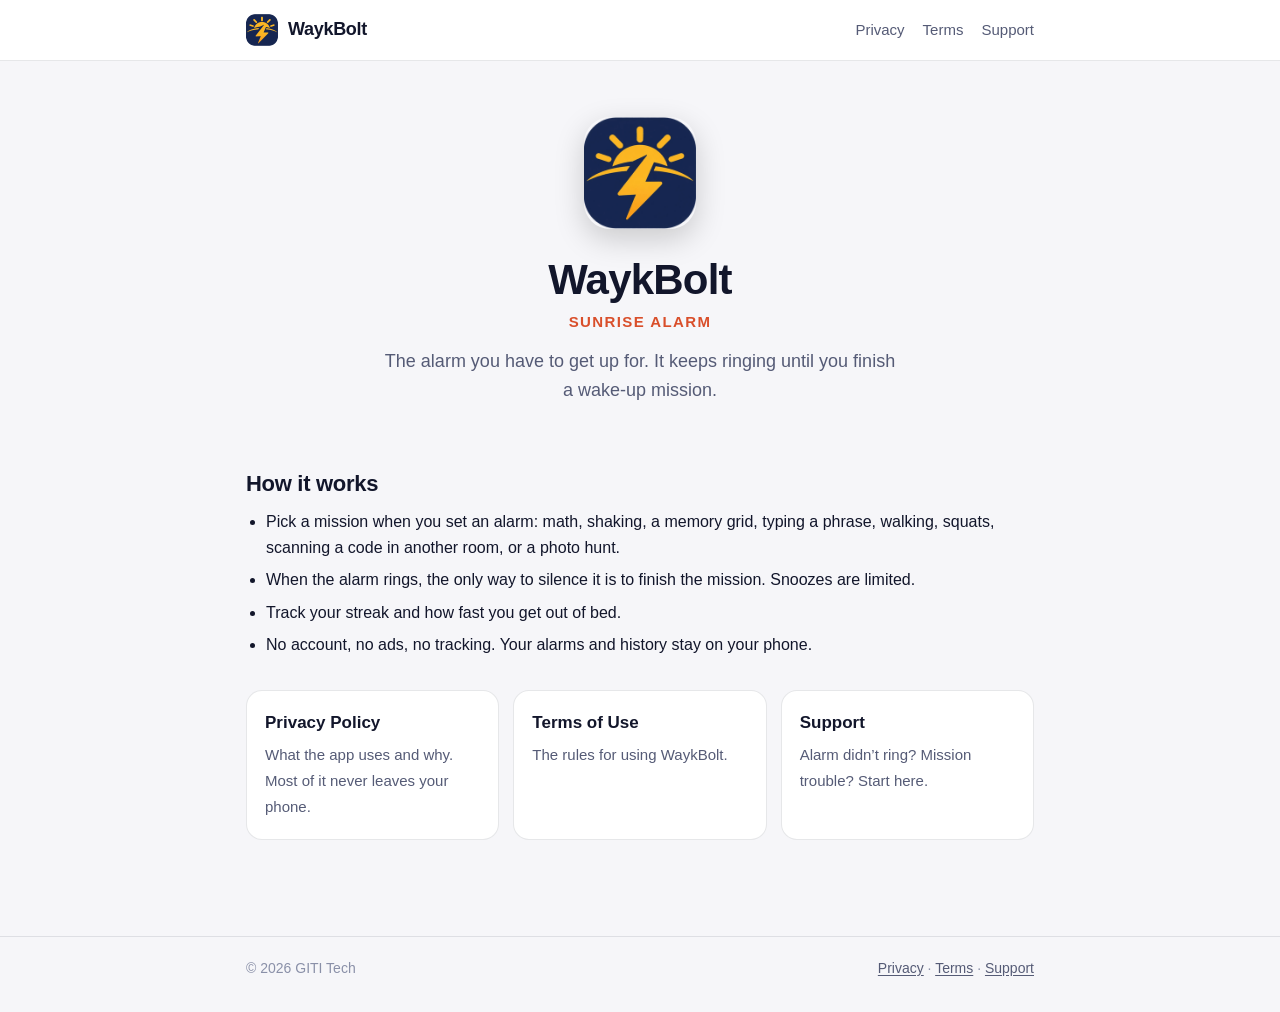
<file: index.html>
<!doctype html>
<html lang="en">
<head>
  <meta charset="utf-8">
  <meta name="viewport" content="width=device-width, initial-scale=1">
  <title>WaykBolt: Sunrise Alarm</title>
  <meta name="description" content="WaykBolt is the alarm you have to get up for: it keeps ringing until you finish a wake-up mission.">
  <link rel="icon" href="favicon.png">
  <link rel="stylesheet" href="style.css">
</head>
<body>
  <header class="site-header">
    <div class="inner">
      <a class="brand" href="./"><img src="icon.png" alt="">WaykBolt</a>
      <nav class="site-nav" aria-label="Site">
        <a href="privacy.html">Privacy</a>
        <a href="terms.html">Terms</a>
        <a href="support.html">Support</a>
      </nav>
    </div>
  </header>

  <main>
    <section class="hero">
      <img src="icon.png" alt="WaykBolt app icon: a lightning bolt rising with the sun">
      <h1>WaykBolt</h1>
      <p class="kicker">Sunrise Alarm</p>
      <p>The alarm you have to get up for. It keeps ringing until you finish a wake-up mission.</p>
    </section>

    <h2>How it works</h2>
    <ul class="features">
      <li>Pick a mission when you set an alarm: math, shaking, a memory grid, typing a phrase, walking, squats, scanning a code in another room, or a photo hunt.</li>
      <li>When the alarm rings, the only way to silence it is to finish the mission. Snoozes are limited.</li>
      <li>Track your streak and how fast you get out of bed.</li>
      <li>No account, no ads, no tracking. Your alarms and history stay on your phone.</li>
    </ul>

    <div class="cards">
      <a class="card" href="privacy.html"><strong>Privacy Policy</strong><span>What the app uses and why. Most of it never leaves your phone.</span></a>
      <a class="card" href="terms.html"><strong>Terms of Use</strong><span>The rules for using WaykBolt.</span></a>
      <a class="card" href="support.html"><strong>Support</strong><span>Alarm didn’t ring? Mission trouble? Start here.</span></a>
    </div>
  </main>

  <footer class="site-footer">
    <div class="inner">
      <span>© 2026 GITI Tech</span>
      <span><a href="privacy.html">Privacy</a> · <a href="terms.html">Terms</a> · <a href="support.html">Support</a></span>
    </div>
  </footer>
</body>
</html>
</file>
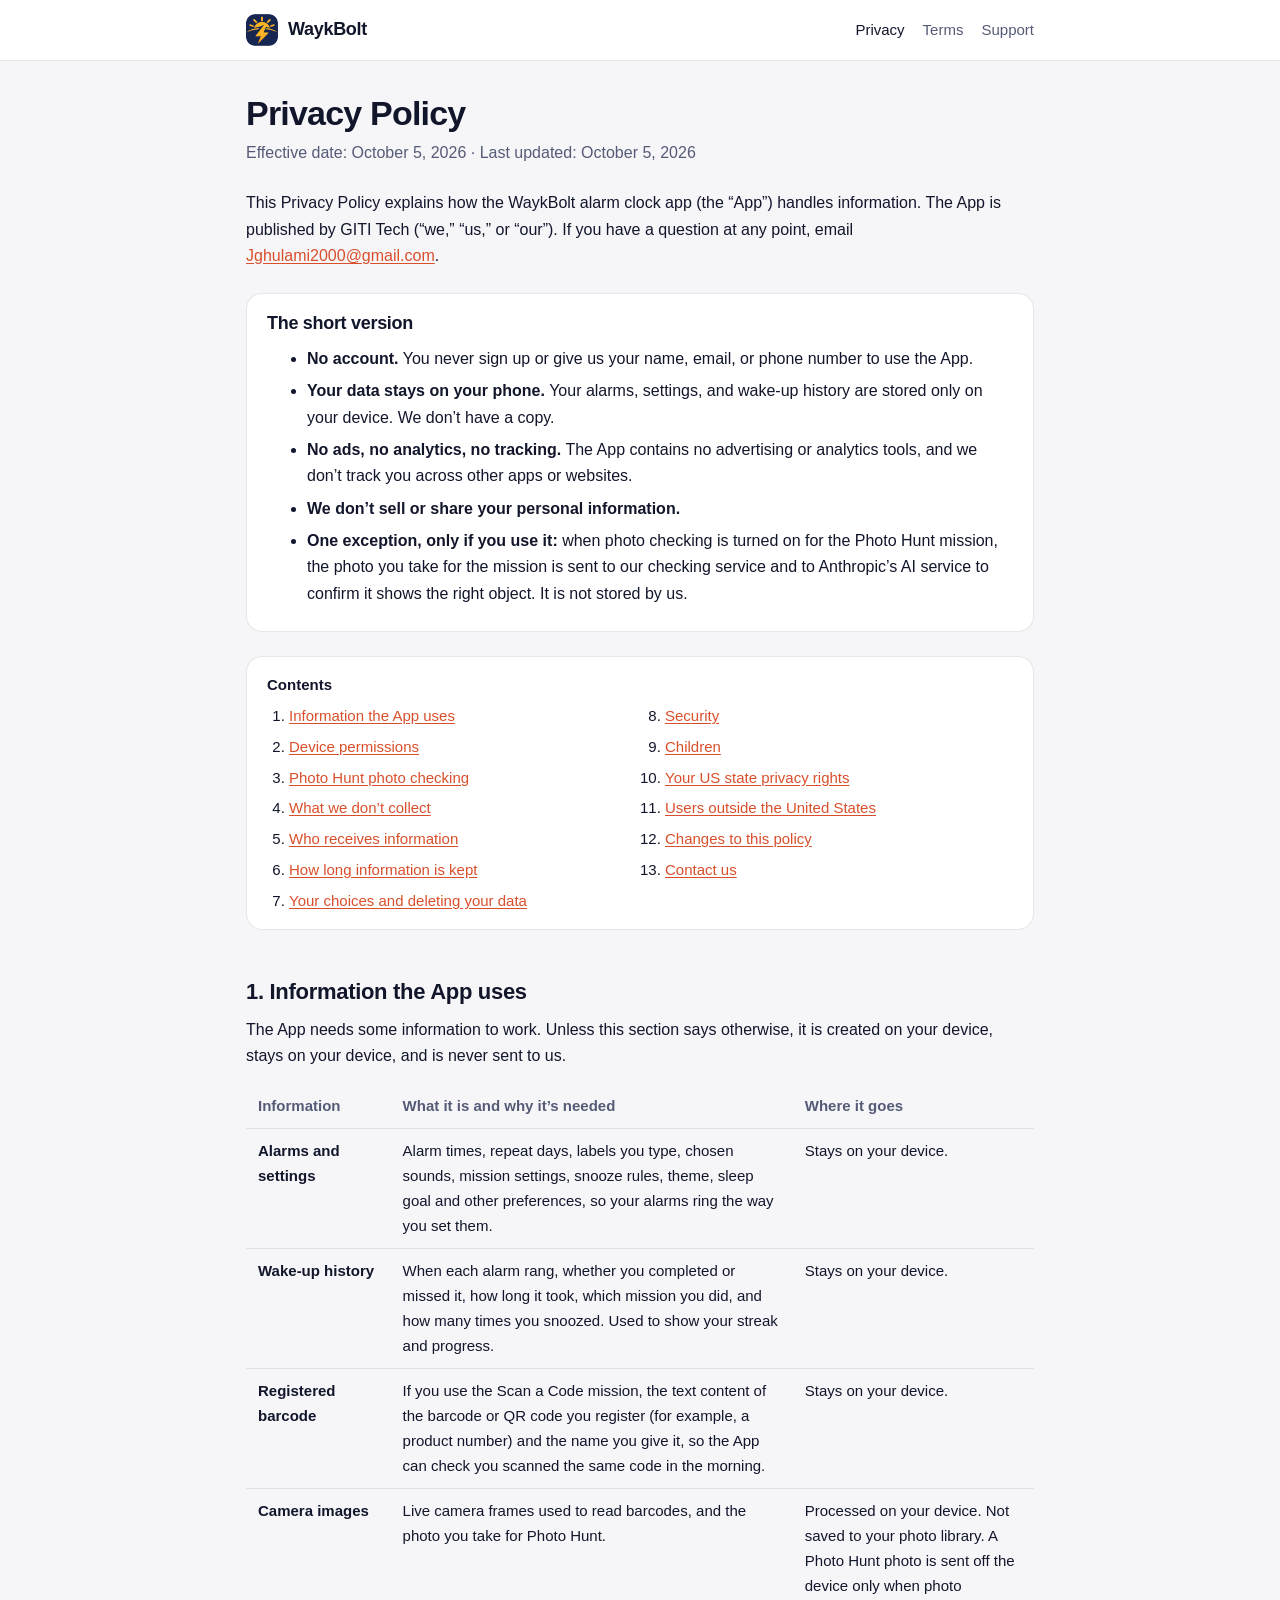
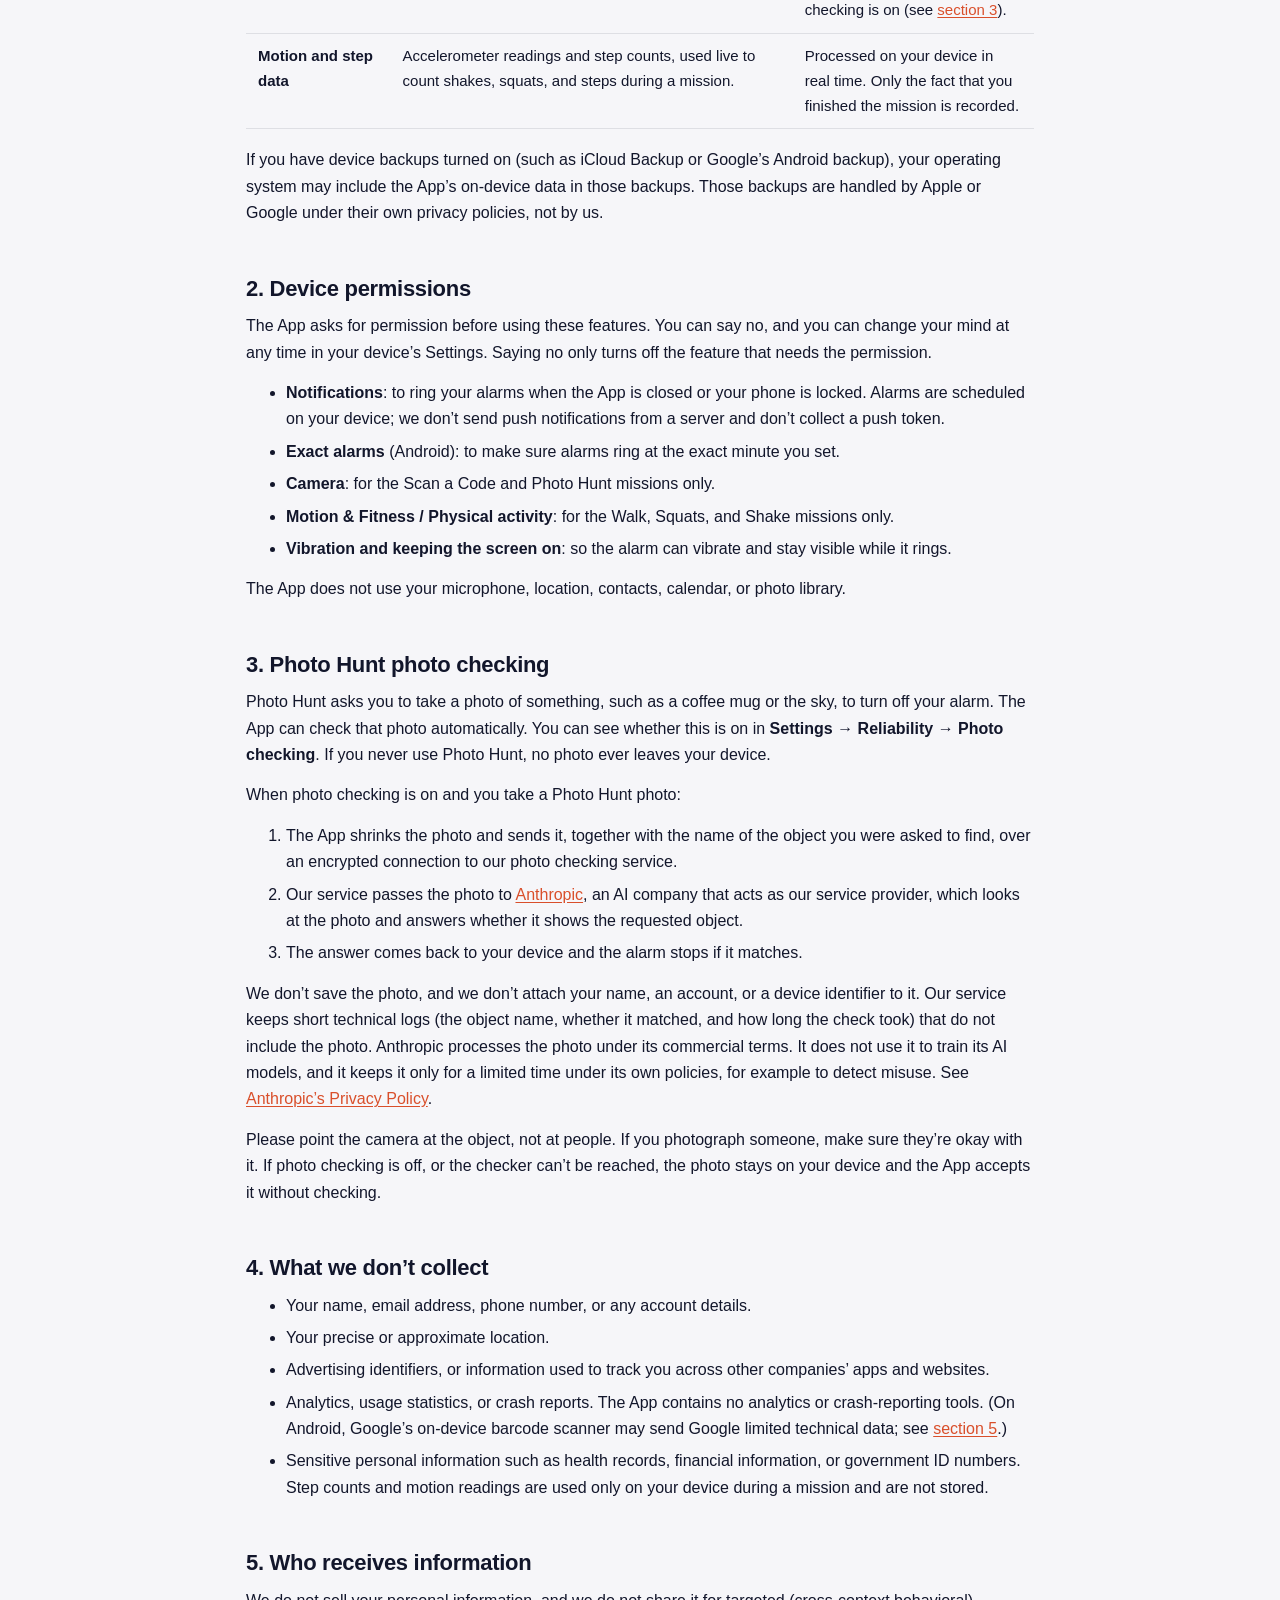
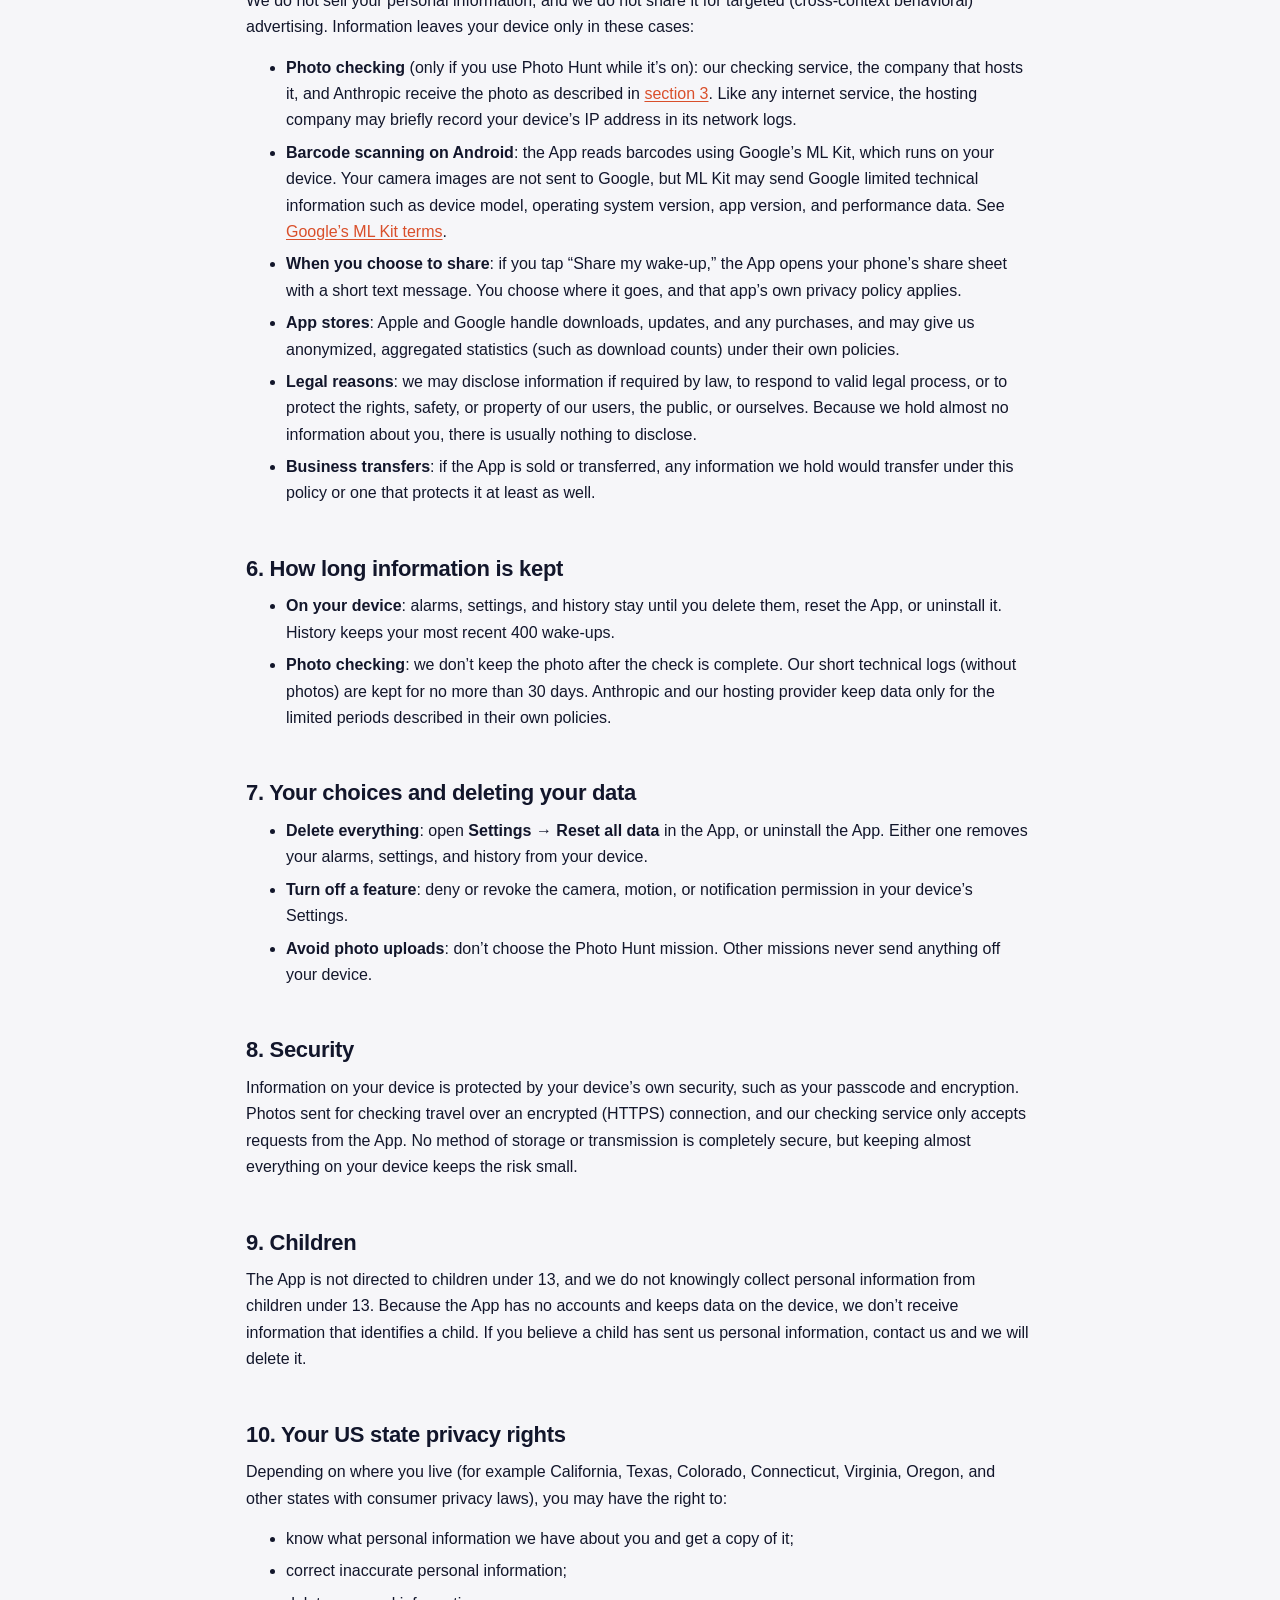
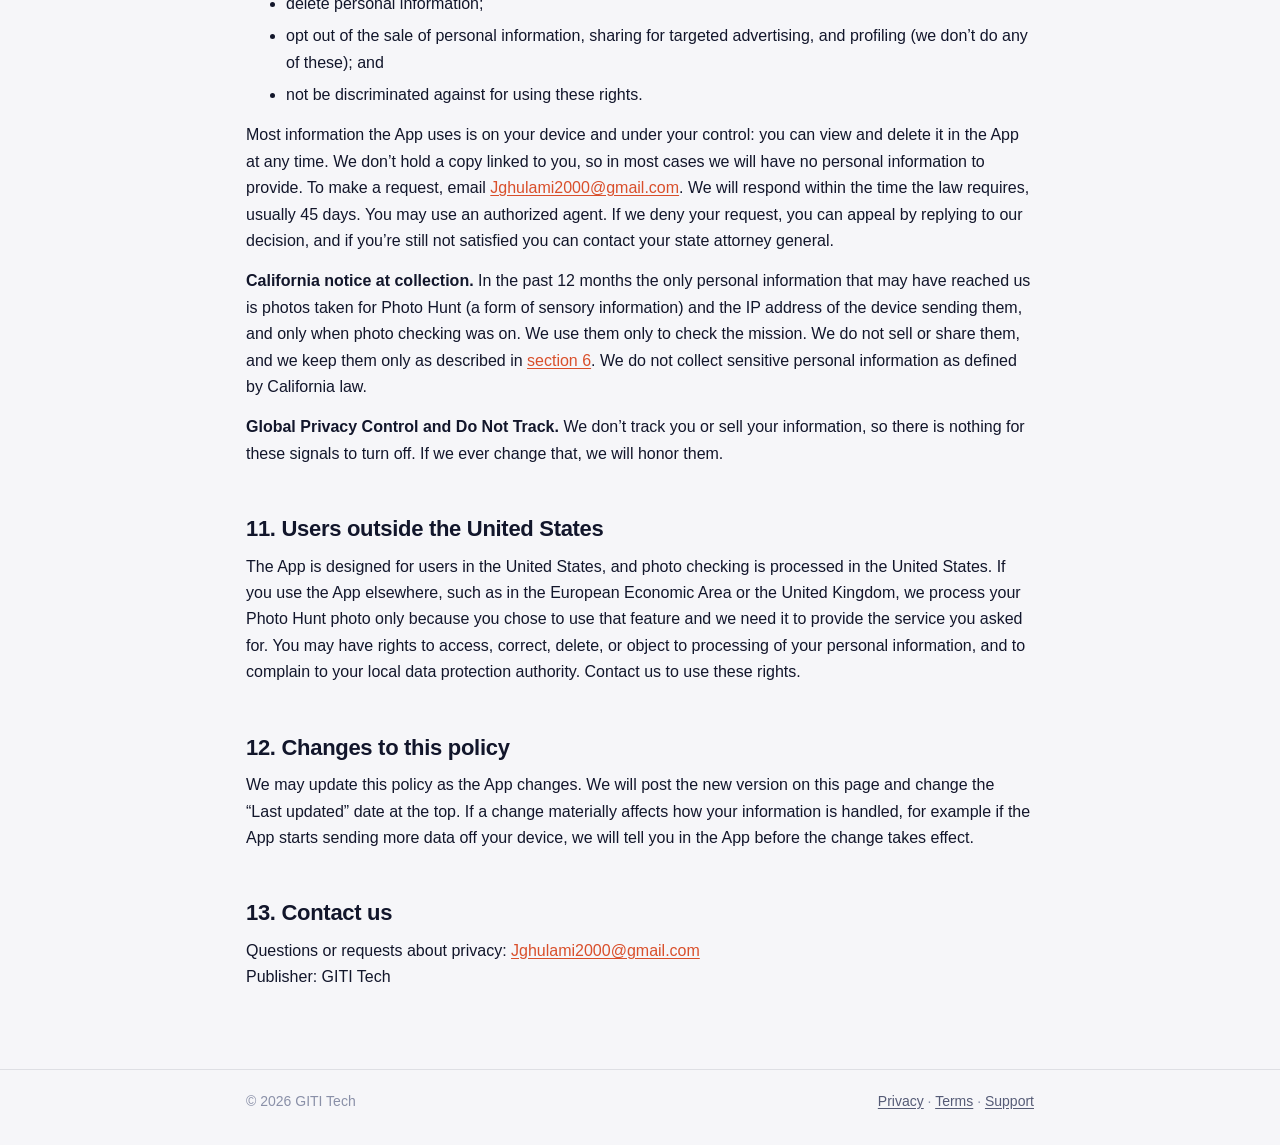
<file: privacy.html>
<!doctype html>
<html lang="en">
<head>
  <meta charset="utf-8">
  <meta name="viewport" content="width=device-width, initial-scale=1">
  <title>Privacy Policy · WaykBolt</title>
  <meta name="description" content="How the WaykBolt alarm app handles your information. Most of it never leaves your phone.">
  <link rel="icon" href="favicon.png">
  <link rel="stylesheet" href="style.css">
</head>
<body>
  <header class="site-header">
    <div class="inner">
      <a class="brand" href="./"><img src="icon.png" alt="">WaykBolt</a>
      <nav class="site-nav" aria-label="Site">
        <a href="privacy.html" aria-current="page">Privacy</a>
        <a href="terms.html">Terms</a>
        <a href="support.html">Support</a>
      </nav>
    </div>
  </header>

  <main>
    <h1>Privacy Policy</h1>
    <p class="meta">Effective date: October 5, 2026 · Last updated: October 5, 2026</p>

    <p>This Privacy Policy explains how the WaykBolt alarm clock app (the “App”) handles information. The App is published by GITI Tech (“we,” “us,” or “our”). If you have a question at any point, email <a href="mailto:Jghulami2000@gmail.com">Jghulami2000@gmail.com</a>.</p>

    <section class="summary" aria-labelledby="short-version">
      <h2 id="short-version">The short version</h2>
      <ul>
        <li><strong>No account.</strong> You never sign up or give us your name, email, or phone number to use the App.</li>
        <li><strong>Your data stays on your phone.</strong> Your alarms, settings, and wake-up history are stored only on your device. We don’t have a copy.</li>
        <li><strong>No ads, no analytics, no tracking.</strong> The App contains no advertising or analytics tools, and we don’t track you across other apps or websites.</li>
        <li><strong>We don’t sell or share your personal information.</strong></li>
        <li><strong>One exception, only if you use it:</strong> when photo checking is turned on for the Photo Hunt mission, the photo you take for the mission is sent to our checking service and to Anthropic’s AI service to confirm it shows the right object. It is not stored by us.</li>
      </ul>
    </section>

    <nav class="toc" aria-label="Contents">
      <strong>Contents</strong>
      <ol>
        <li><a href="#information">Information the App uses</a></li>
        <li><a href="#permissions">Device permissions</a></li>
        <li><a href="#photo-checking">Photo Hunt photo checking</a></li>
        <li><a href="#not-collected">What we don’t collect</a></li>
        <li><a href="#sharing">Who receives information</a></li>
        <li><a href="#retention">How long information is kept</a></li>
        <li><a href="#choices">Your choices and deleting your data</a></li>
        <li><a href="#security">Security</a></li>
        <li><a href="#children">Children</a></li>
        <li><a href="#us-rights">Your US state privacy rights</a></li>
        <li><a href="#outside-us">Users outside the United States</a></li>
        <li><a href="#changes">Changes to this policy</a></li>
        <li><a href="#contact">Contact us</a></li>
      </ol>
    </nav>

    <h2 id="information">1. Information the App uses</h2>
    <p>The App needs some information to work. Unless this section says otherwise, it is created on your device, stays on your device, and is never sent to us.</p>
    <table>
      <thead>
        <tr><th scope="col">Information</th><th scope="col">What it is and why it’s needed</th><th scope="col">Where it goes</th></tr>
      </thead>
      <tbody>
        <tr>
          <td data-label="Information">Alarms and settings</td>
          <td data-label="What it is and why it’s needed">Alarm times, repeat days, labels you type, chosen sounds, mission settings, snooze rules, theme, sleep goal and other preferences, so your alarms ring the way you set them.</td>
          <td data-label="Where it goes">Stays on your device.</td>
        </tr>
        <tr>
          <td data-label="Information">Wake-up history</td>
          <td data-label="What it is and why it’s needed">When each alarm rang, whether you completed or missed it, how long it took, which mission you did, and how many times you snoozed. Used to show your streak and progress.</td>
          <td data-label="Where it goes">Stays on your device.</td>
        </tr>
        <tr>
          <td data-label="Information">Registered barcode</td>
          <td data-label="What it is and why it’s needed">If you use the Scan a Code mission, the text content of the barcode or QR code you register (for example, a product number) and the name you give it, so the App can check you scanned the same code in the morning.</td>
          <td data-label="Where it goes">Stays on your device.</td>
        </tr>
        <tr>
          <td data-label="Information">Camera images</td>
          <td data-label="What it is and why it’s needed">Live camera frames used to read barcodes, and the photo you take for Photo Hunt.</td>
          <td data-label="Where it goes">Processed on your device. Not saved to your photo library. A Photo Hunt photo is sent off the device only when photo checking is on (see <a href="#photo-checking">section 3</a>).</td>
        </tr>
        <tr>
          <td data-label="Information">Motion and step data</td>
          <td data-label="What it is and why it’s needed">Accelerometer readings and step counts, used live to count shakes, squats, and steps during a mission.</td>
          <td data-label="Where it goes">Processed on your device in real time. Only the fact that you finished the mission is recorded.</td>
        </tr>
      </tbody>
    </table>
    <p>If you have device backups turned on (such as iCloud Backup or Google’s Android backup), your operating system may include the App’s on-device data in those backups. Those backups are handled by Apple or Google under their own privacy policies, not by us.</p>

    <h2 id="permissions">2. Device permissions</h2>
    <p>The App asks for permission before using these features. You can say no, and you can change your mind at any time in your device’s Settings. Saying no only turns off the feature that needs the permission.</p>
    <ul>
      <li><strong>Notifications</strong>: to ring your alarms when the App is closed or your phone is locked. Alarms are scheduled on your device; we don’t send push notifications from a server and don’t collect a push token.</li>
      <li><strong>Exact alarms</strong> (Android): to make sure alarms ring at the exact minute you set.</li>
      <li><strong>Camera</strong>: for the Scan a Code and Photo Hunt missions only.</li>
      <li><strong>Motion &amp; Fitness / Physical activity</strong>: for the Walk, Squats, and Shake missions only.</li>
      <li><strong>Vibration and keeping the screen on</strong>: so the alarm can vibrate and stay visible while it rings.</li>
    </ul>
    <p>The App does not use your microphone, location, contacts, calendar, or photo library.</p>

    <h2 id="photo-checking">3. Photo Hunt photo checking</h2>
    <p>Photo Hunt asks you to take a photo of something, such as a coffee mug or the sky, to turn off your alarm. The App can check that photo automatically. You can see whether this is on in <strong>Settings → Reliability → Photo checking</strong>. If you never use Photo Hunt, no photo ever leaves your device.</p>
    <p>When photo checking is on and you take a Photo Hunt photo:</p>
    <ol>
      <li>The App shrinks the photo and sends it, together with the name of the object you were asked to find, over an encrypted connection to our photo checking service.</li>
      <li>Our service passes the photo to <a href="https://www.anthropic.com/">Anthropic</a>, an AI company that acts as our service provider, which looks at the photo and answers whether it shows the requested object.</li>
      <li>The answer comes back to your device and the alarm stops if it matches.</li>
    </ol>
    <p>We don’t save the photo, and we don’t attach your name, an account, or a device identifier to it. Our service keeps short technical logs (the object name, whether it matched, and how long the check took) that do not include the photo. Anthropic processes the photo under its commercial terms. It does not use it to train its AI models, and it keeps it only for a limited time under its own policies, for example to detect misuse. See <a href="https://www.anthropic.com/legal/privacy">Anthropic’s Privacy Policy</a>.</p>
    <p>Please point the camera at the object, not at people. If you photograph someone, make sure they’re okay with it. If photo checking is off, or the checker can’t be reached, the photo stays on your device and the App accepts it without checking.</p>

    <h2 id="not-collected">4. What we don’t collect</h2>
    <ul>
      <li>Your name, email address, phone number, or any account details.</li>
      <li>Your precise or approximate location.</li>
      <li>Advertising identifiers, or information used to track you across other companies’ apps and websites.</li>
      <li>Analytics, usage statistics, or crash reports. The App contains no analytics or crash-reporting tools. (On Android, Google’s on-device barcode scanner may send Google limited technical data; see <a href="#sharing">section 5</a>.)</li>
      <li>Sensitive personal information such as health records, financial information, or government ID numbers. Step counts and motion readings are used only on your device during a mission and are not stored.</li>
    </ul>

    <h2 id="sharing">5. Who receives information</h2>
    <p>We do not sell your personal information, and we do not share it for targeted (cross-context behavioral) advertising. Information leaves your device only in these cases:</p>
    <ul>
      <li><strong>Photo checking</strong> (only if you use Photo Hunt while it’s on): our checking service, the company that hosts it, and Anthropic receive the photo as described in <a href="#photo-checking">section 3</a>. Like any internet service, the hosting company may briefly record your device’s IP address in its network logs.</li>
      <li><strong>Barcode scanning on Android</strong>: the App reads barcodes using Google’s ML Kit, which runs on your device. Your camera images are not sent to Google, but ML Kit may send Google limited technical information such as device model, operating system version, app version, and performance data. See <a href="https://developers.google.com/ml-kit/terms">Google’s ML Kit terms</a>.</li>
      <li><strong>When you choose to share</strong>: if you tap “Share my wake-up,” the App opens your phone’s share sheet with a short text message. You choose where it goes, and that app’s own privacy policy applies.</li>
      <li><strong>App stores</strong>: Apple and Google handle downloads, updates, and any purchases, and may give us anonymized, aggregated statistics (such as download counts) under their own policies.</li>
      <li><strong>Legal reasons</strong>: we may disclose information if required by law, to respond to valid legal process, or to protect the rights, safety, or property of our users, the public, or ourselves. Because we hold almost no information about you, there is usually nothing to disclose.</li>
      <li><strong>Business transfers</strong>: if the App is sold or transferred, any information we hold would transfer under this policy or one that protects it at least as well.</li>
    </ul>

    <h2 id="retention">6. How long information is kept</h2>
    <ul>
      <li><strong>On your device</strong>: alarms, settings, and history stay until you delete them, reset the App, or uninstall it. History keeps your most recent 400 wake-ups.</li>
      <li><strong>Photo checking</strong>: we don’t keep the photo after the check is complete. Our short technical logs (without photos) are kept for no more than 30 days. Anthropic and our hosting provider keep data only for the limited periods described in their own policies.</li>
    </ul>

    <h2 id="choices">7. Your choices and deleting your data</h2>
    <ul>
      <li><strong>Delete everything</strong>: open <strong>Settings → Reset all data</strong> in the App, or uninstall the App. Either one removes your alarms, settings, and history from your device.</li>
      <li><strong>Turn off a feature</strong>: deny or revoke the camera, motion, or notification permission in your device’s Settings.</li>
      <li><strong>Avoid photo uploads</strong>: don’t choose the Photo Hunt mission. Other missions never send anything off your device.</li>
    </ul>

    <h2 id="security">8. Security</h2>
    <p>Information on your device is protected by your device’s own security, such as your passcode and encryption. Photos sent for checking travel over an encrypted (HTTPS) connection, and our checking service only accepts requests from the App. No method of storage or transmission is completely secure, but keeping almost everything on your device keeps the risk small.</p>

    <h2 id="children">9. Children</h2>
    <p>The App is not directed to children under 13, and we do not knowingly collect personal information from children under 13. Because the App has no accounts and keeps data on the device, we don’t receive information that identifies a child. If you believe a child has sent us personal information, contact us and we will delete it.</p>

    <h2 id="us-rights">10. Your US state privacy rights</h2>
    <p>Depending on where you live (for example California, Texas, Colorado, Connecticut, Virginia, Oregon, and other states with consumer privacy laws), you may have the right to:</p>
    <ul>
      <li>know what personal information we have about you and get a copy of it;</li>
      <li>correct inaccurate personal information;</li>
      <li>delete personal information;</li>
      <li>opt out of the sale of personal information, sharing for targeted advertising, and profiling (we don’t do any of these); and</li>
      <li>not be discriminated against for using these rights.</li>
    </ul>
    <p>Most information the App uses is on your device and under your control: you can view and delete it in the App at any time. We don’t hold a copy linked to you, so in most cases we will have no personal information to provide. To make a request, email <a href="mailto:Jghulami2000@gmail.com">Jghulami2000@gmail.com</a>. We will respond within the time the law requires, usually 45 days. You may use an authorized agent. If we deny your request, you can appeal by replying to our decision, and if you’re still not satisfied you can contact your state attorney general.</p>
    <p><strong>California notice at collection.</strong> In the past 12 months the only personal information that may have reached us is photos taken for Photo Hunt (a form of sensory information) and the IP address of the device sending them, and only when photo checking was on. We use them only to check the mission. We do not sell or share them, and we keep them only as described in <a href="#retention">section 6</a>. We do not collect sensitive personal information as defined by California law.</p>
    <p><strong>Global Privacy Control and Do Not Track.</strong> We don’t track you or sell your information, so there is nothing for these signals to turn off. If we ever change that, we will honor them.</p>

    <h2 id="outside-us">11. Users outside the United States</h2>
    <p>The App is designed for users in the United States, and photo checking is processed in the United States. If you use the App elsewhere, such as in the European Economic Area or the United Kingdom, we process your Photo Hunt photo only because you chose to use that feature and we need it to provide the service you asked for. You may have rights to access, correct, delete, or object to processing of your personal information, and to complain to your local data protection authority. Contact us to use these rights.</p>

    <h2 id="changes">12. Changes to this policy</h2>
    <p>We may update this policy as the App changes. We will post the new version on this page and change the “Last updated” date at the top. If a change materially affects how your information is handled, for example if the App starts sending more data off your device, we will tell you in the App before the change takes effect.</p>

    <h2 id="contact">13. Contact us</h2>
    <p>Questions or requests about privacy: <a href="mailto:Jghulami2000@gmail.com">Jghulami2000@gmail.com</a><br>
    Publisher: GITI Tech</p>
  </main>

  <footer class="site-footer">
    <div class="inner">
      <span>© 2026 GITI Tech</span>
      <span><a href="privacy.html">Privacy</a> · <a href="terms.html">Terms</a> · <a href="support.html">Support</a></span>
    </div>
  </footer>
</body>
</html>
</file>
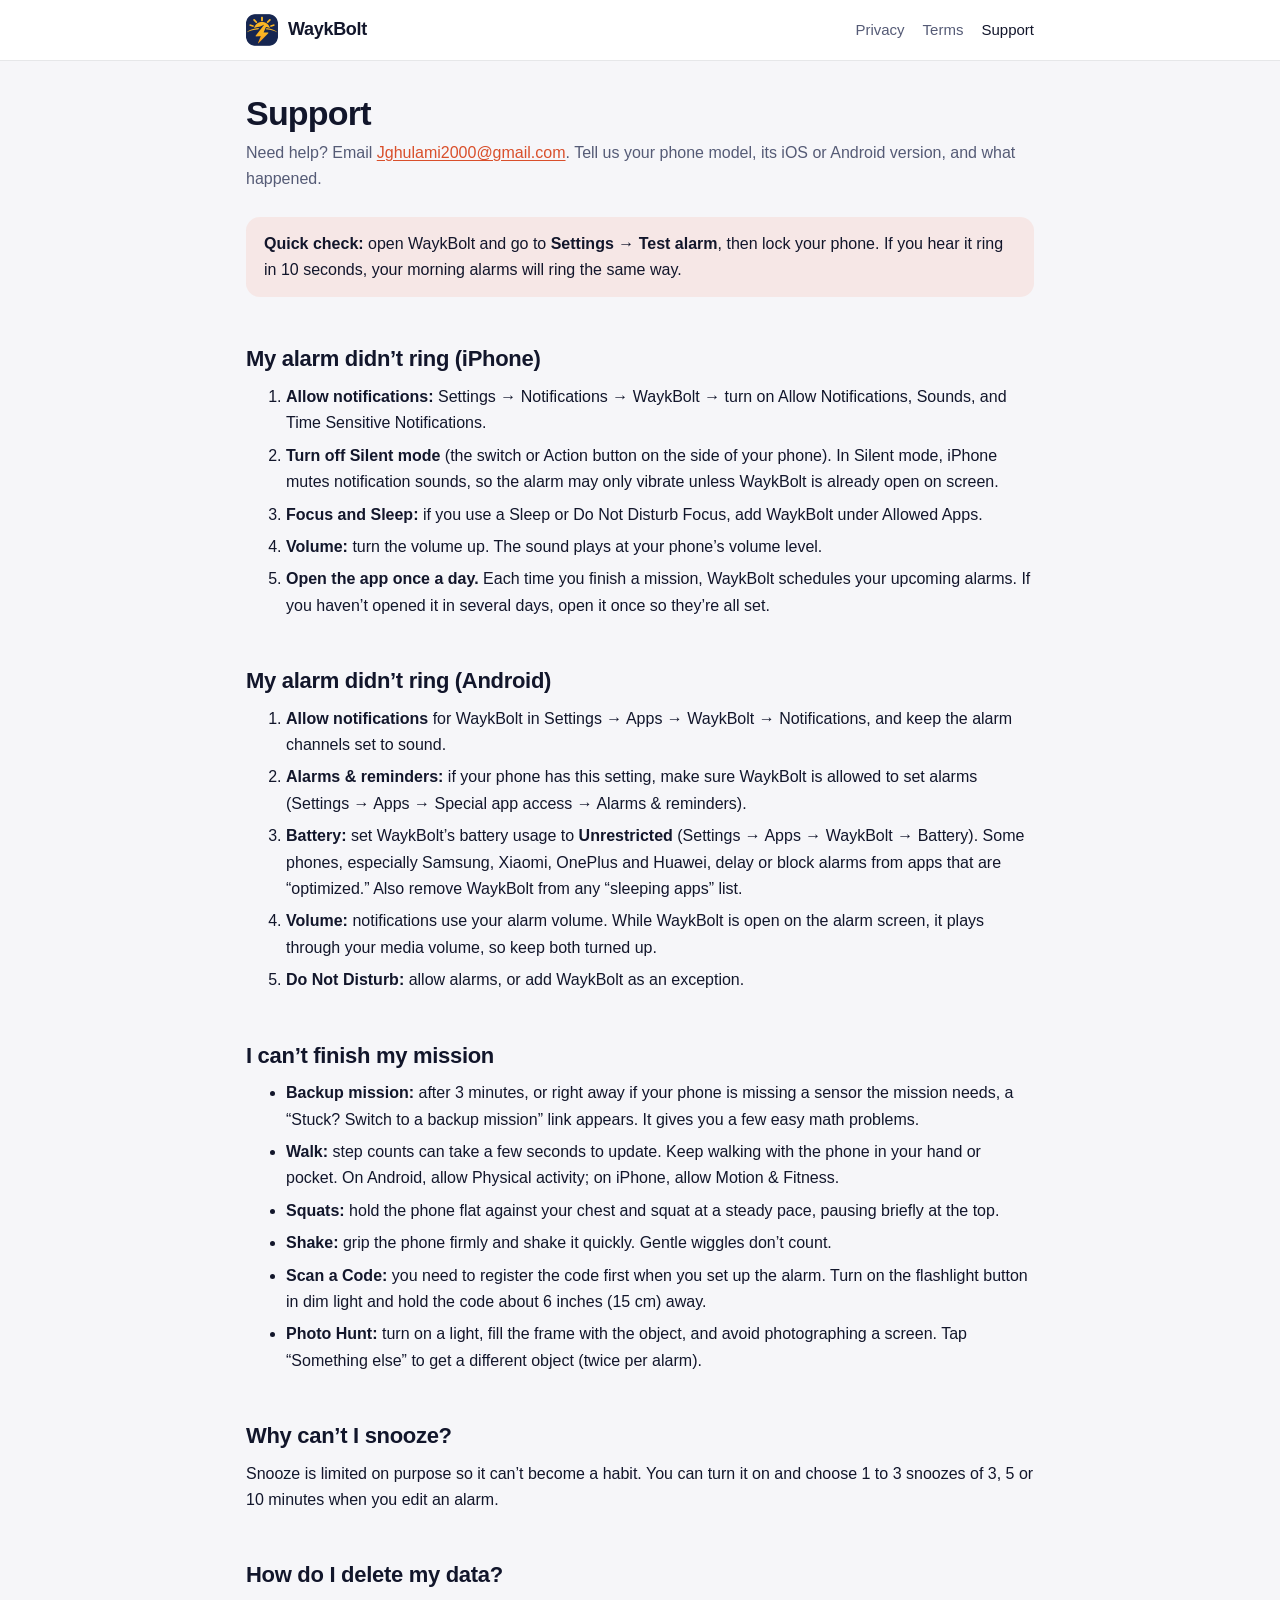
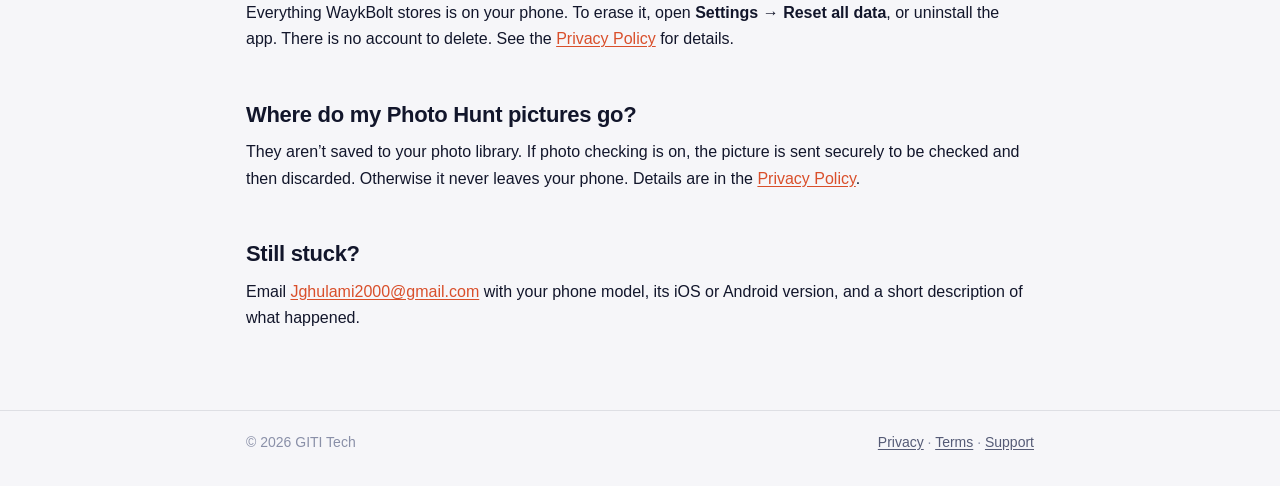
<file: support.html>
<!doctype html>
<html lang="en">
<head>
  <meta charset="utf-8">
  <meta name="viewport" content="width=device-width, initial-scale=1">
  <title>Support · WaykBolt</title>
  <meta name="description" content="Help with the WaykBolt alarm app: alarms not ringing, missions, and deleting your data.">
  <link rel="icon" href="favicon.png">
  <link rel="stylesheet" href="style.css">
</head>
<body>
  <header class="site-header">
    <div class="inner">
      <a class="brand" href="./"><img src="icon.png" alt="">WaykBolt</a>
      <nav class="site-nav" aria-label="Site">
        <a href="privacy.html">Privacy</a>
        <a href="terms.html">Terms</a>
        <a href="support.html" aria-current="page">Support</a>
      </nav>
    </div>
  </header>

  <main>
    <h1>Support</h1>
    <p class="meta">Need help? Email <a href="mailto:Jghulami2000@gmail.com">Jghulami2000@gmail.com</a>. Tell us your phone model, its iOS or Android version, and what happened.</p>

    <div class="callout">
      <strong>Quick check:</strong> open WaykBolt and go to <strong>Settings → Test alarm</strong>, then lock your phone. If you hear it ring in 10 seconds, your morning alarms will ring the same way.
    </div>

    <h2 id="not-ringing-iphone">My alarm didn’t ring (iPhone)</h2>
    <ol>
      <li><strong>Allow notifications:</strong> Settings → Notifications → WaykBolt → turn on Allow Notifications, Sounds, and Time Sensitive Notifications.</li>
      <li><strong>Turn off Silent mode</strong> (the switch or Action button on the side of your phone). In Silent mode, iPhone mutes notification sounds, so the alarm may only vibrate unless WaykBolt is already open on screen.</li>
      <li><strong>Focus and Sleep:</strong> if you use a Sleep or Do Not Disturb Focus, add WaykBolt under Allowed Apps.</li>
      <li><strong>Volume:</strong> turn the volume up. The sound plays at your phone’s volume level.</li>
      <li><strong>Open the app once a day.</strong> Each time you finish a mission, WaykBolt schedules your upcoming alarms. If you haven’t opened it in several days, open it once so they’re all set.</li>
    </ol>

    <h2 id="not-ringing-android">My alarm didn’t ring (Android)</h2>
    <ol>
      <li><strong>Allow notifications</strong> for WaykBolt in Settings → Apps → WaykBolt → Notifications, and keep the alarm channels set to sound.</li>
      <li><strong>Alarms &amp; reminders:</strong> if your phone has this setting, make sure WaykBolt is allowed to set alarms (Settings → Apps → Special app access → Alarms &amp; reminders).</li>
      <li><strong>Battery:</strong> set WaykBolt’s battery usage to <strong>Unrestricted</strong> (Settings → Apps → WaykBolt → Battery). Some phones, especially Samsung, Xiaomi, OnePlus and Huawei, delay or block alarms from apps that are “optimized.” Also remove WaykBolt from any “sleeping apps” list.</li>
      <li><strong>Volume:</strong> notifications use your alarm volume. While WaykBolt is open on the alarm screen, it plays through your media volume, so keep both turned up.</li>
      <li><strong>Do Not Disturb:</strong> allow alarms, or add WaykBolt as an exception.</li>
    </ol>

    <h2 id="mission-trouble">I can’t finish my mission</h2>
    <ul>
      <li><strong>Backup mission:</strong> after 3 minutes, or right away if your phone is missing a sensor the mission needs, a “Stuck? Switch to a backup mission” link appears. It gives you a few easy math problems.</li>
      <li><strong>Walk:</strong> step counts can take a few seconds to update. Keep walking with the phone in your hand or pocket. On Android, allow Physical activity; on iPhone, allow Motion &amp; Fitness.</li>
      <li><strong>Squats:</strong> hold the phone flat against your chest and squat at a steady pace, pausing briefly at the top.</li>
      <li><strong>Shake:</strong> grip the phone firmly and shake it quickly. Gentle wiggles don’t count.</li>
      <li><strong>Scan a Code:</strong> you need to register the code first when you set up the alarm. Turn on the flashlight button in dim light and hold the code about 6 inches (15 cm) away.</li>
      <li><strong>Photo Hunt:</strong> turn on a light, fill the frame with the object, and avoid photographing a screen. Tap “Something else” to get a different object (twice per alarm).</li>
    </ul>

    <h2 id="snooze">Why can’t I snooze?</h2>
    <p>Snooze is limited on purpose so it can’t become a habit. You can turn it on and choose 1 to 3 snoozes of 3, 5 or 10 minutes when you edit an alarm.</p>

    <h2 id="delete-data">How do I delete my data?</h2>
    <p>Everything WaykBolt stores is on your phone. To erase it, open <strong>Settings → Reset all data</strong>, or uninstall the app. There is no account to delete. See the <a href="privacy.html">Privacy Policy</a> for details.</p>

    <h2 id="photos">Where do my Photo Hunt pictures go?</h2>
    <p>They aren’t saved to your photo library. If photo checking is on, the picture is sent securely to be checked and then discarded. Otherwise it never leaves your phone. Details are in the <a href="privacy.html#photo-checking">Privacy Policy</a>.</p>

    <h2 id="contact">Still stuck?</h2>
    <p>Email <a href="mailto:Jghulami2000@gmail.com">Jghulami2000@gmail.com</a> with your phone model, its iOS or Android version, and a short description of what happened.</p>
  </main>

  <footer class="site-footer">
    <div class="inner">
      <span>© 2026 GITI Tech</span>
      <span><a href="privacy.html">Privacy</a> · <a href="terms.html">Terms</a> · <a href="support.html">Support</a></span>
    </div>
  </footer>
</body>
</html>
</file>
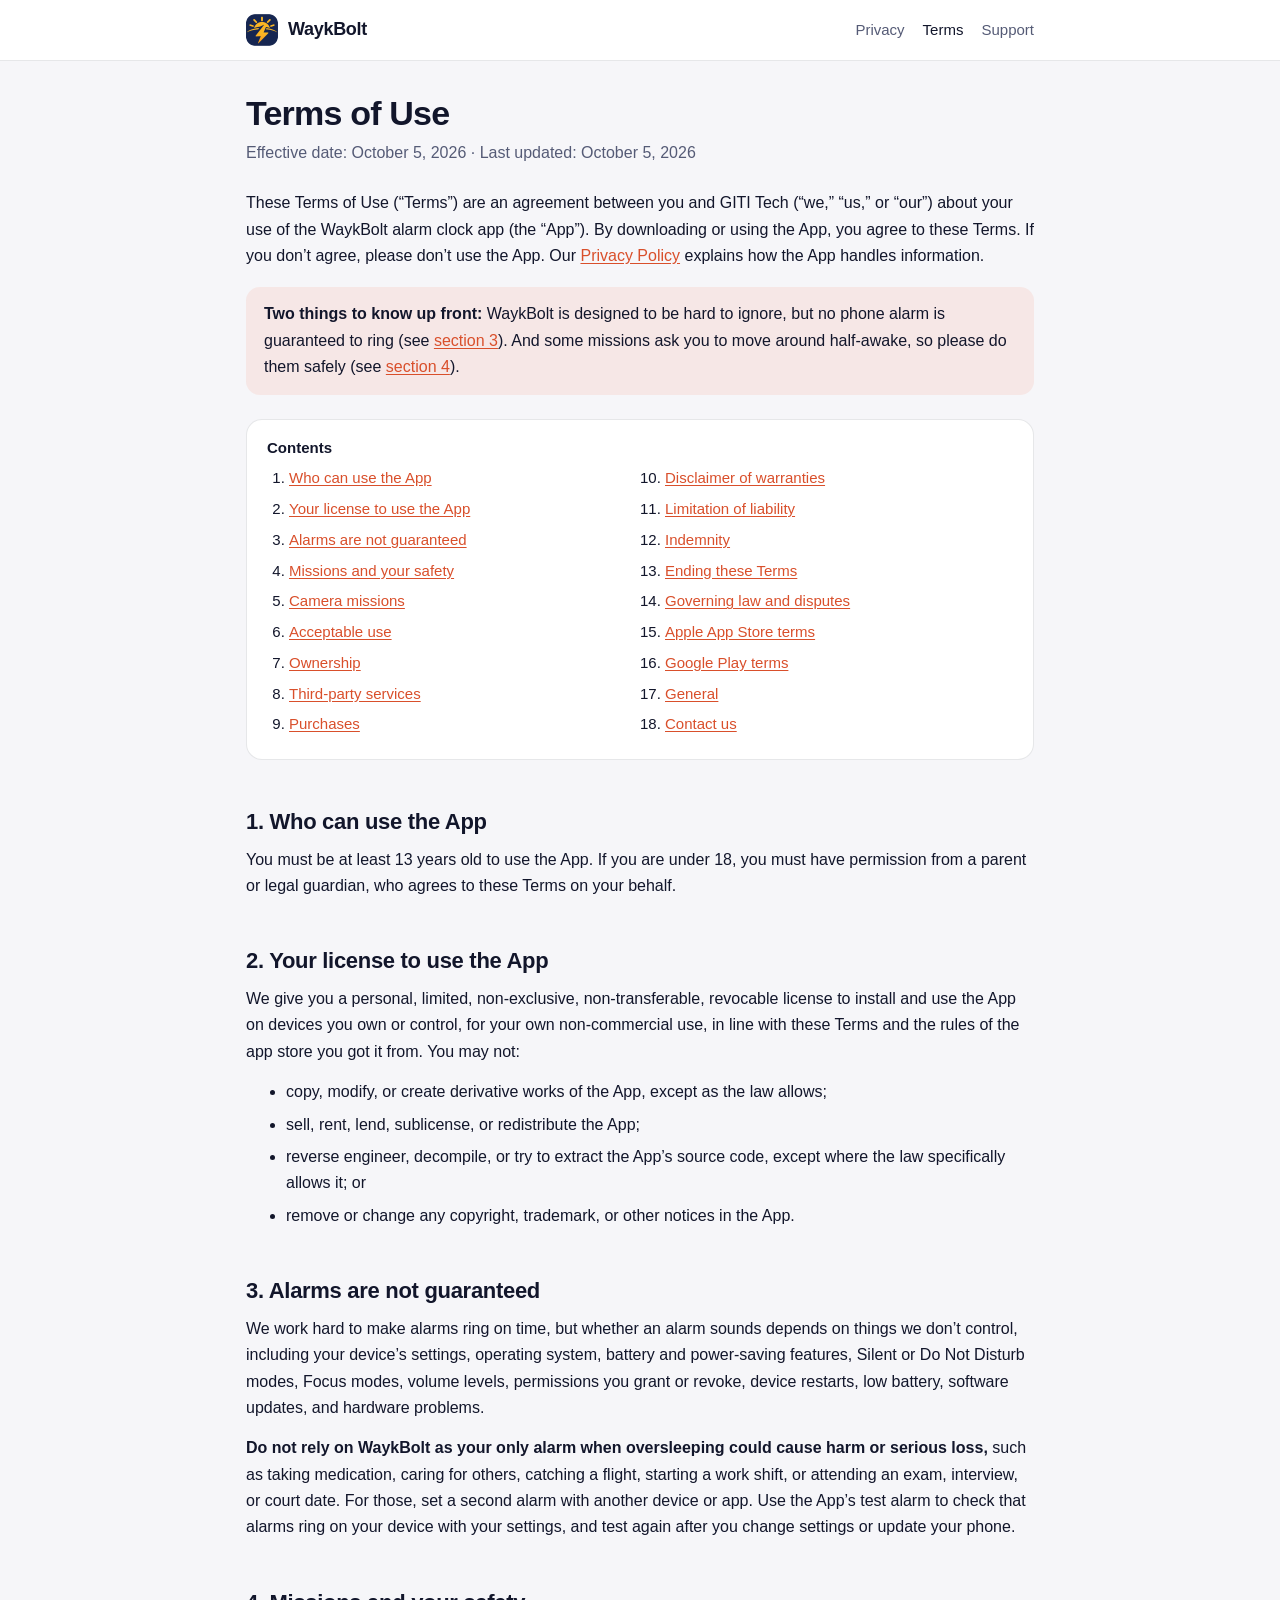
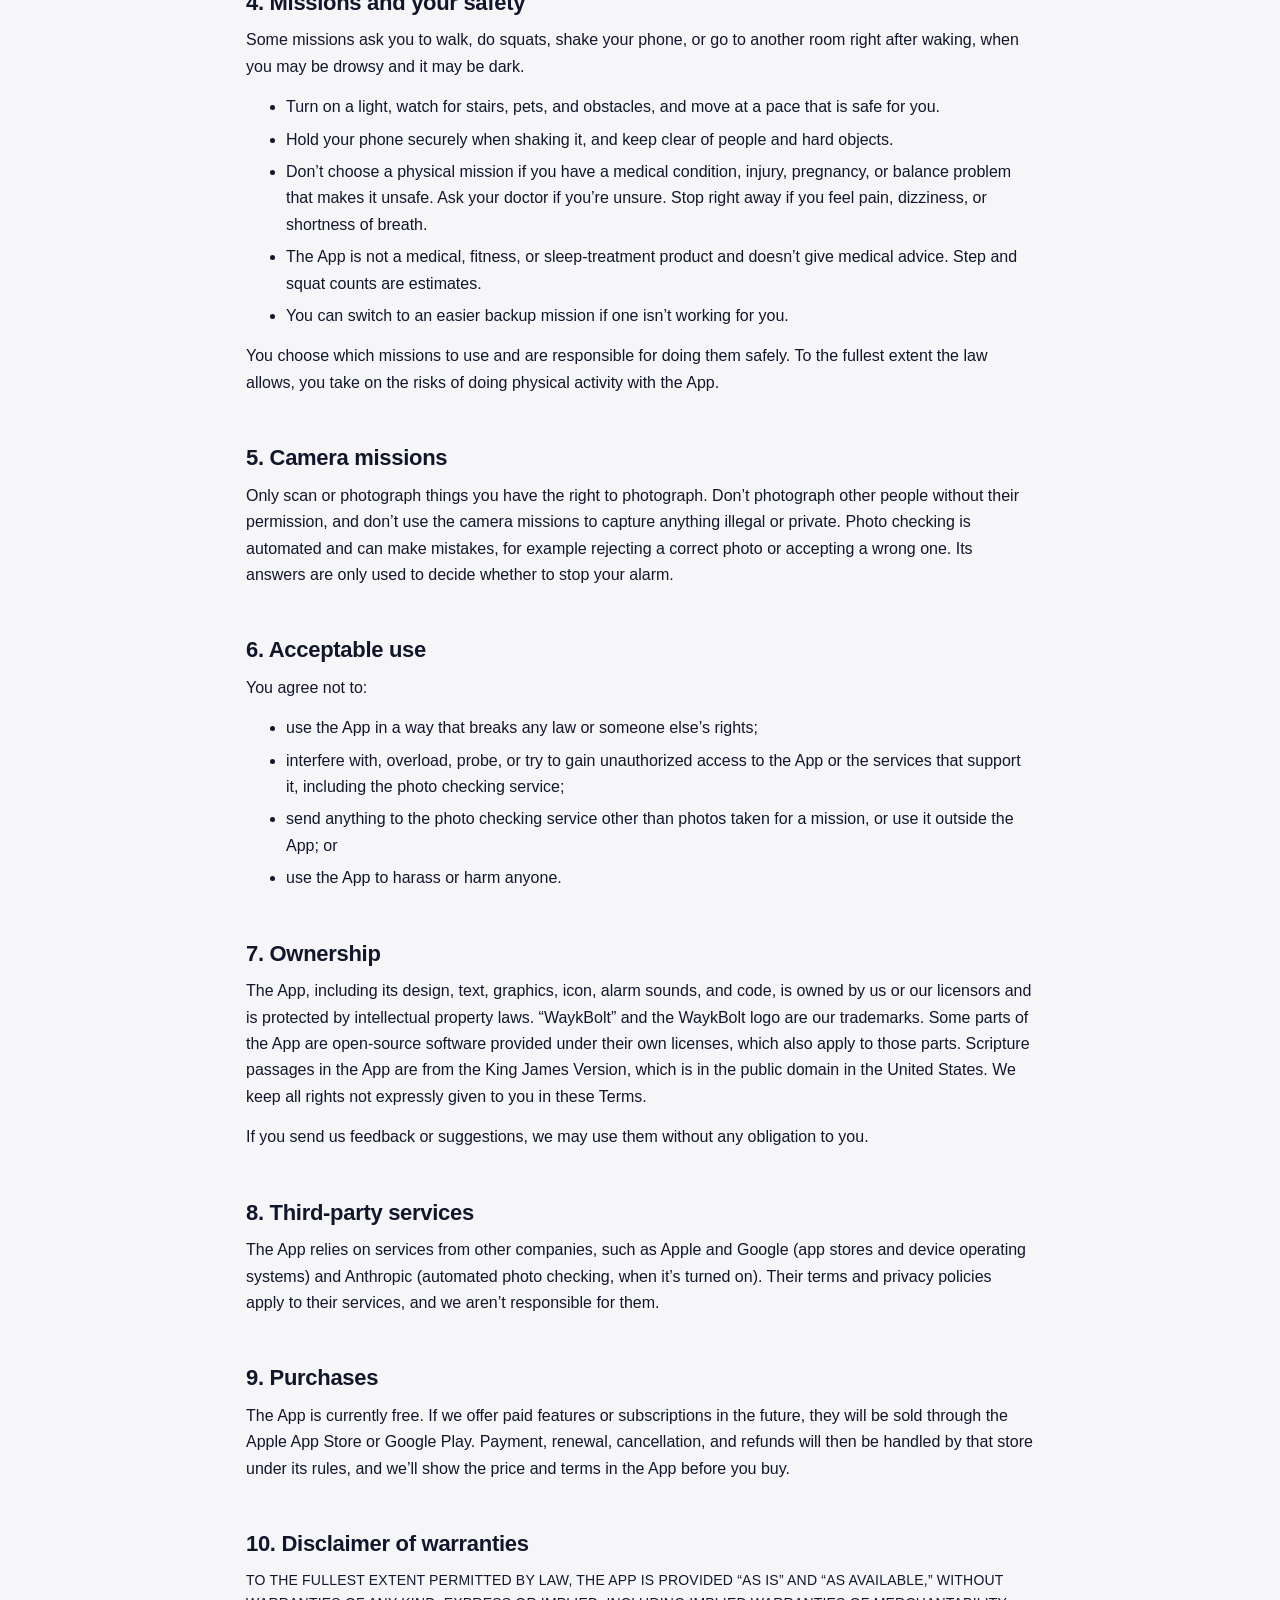
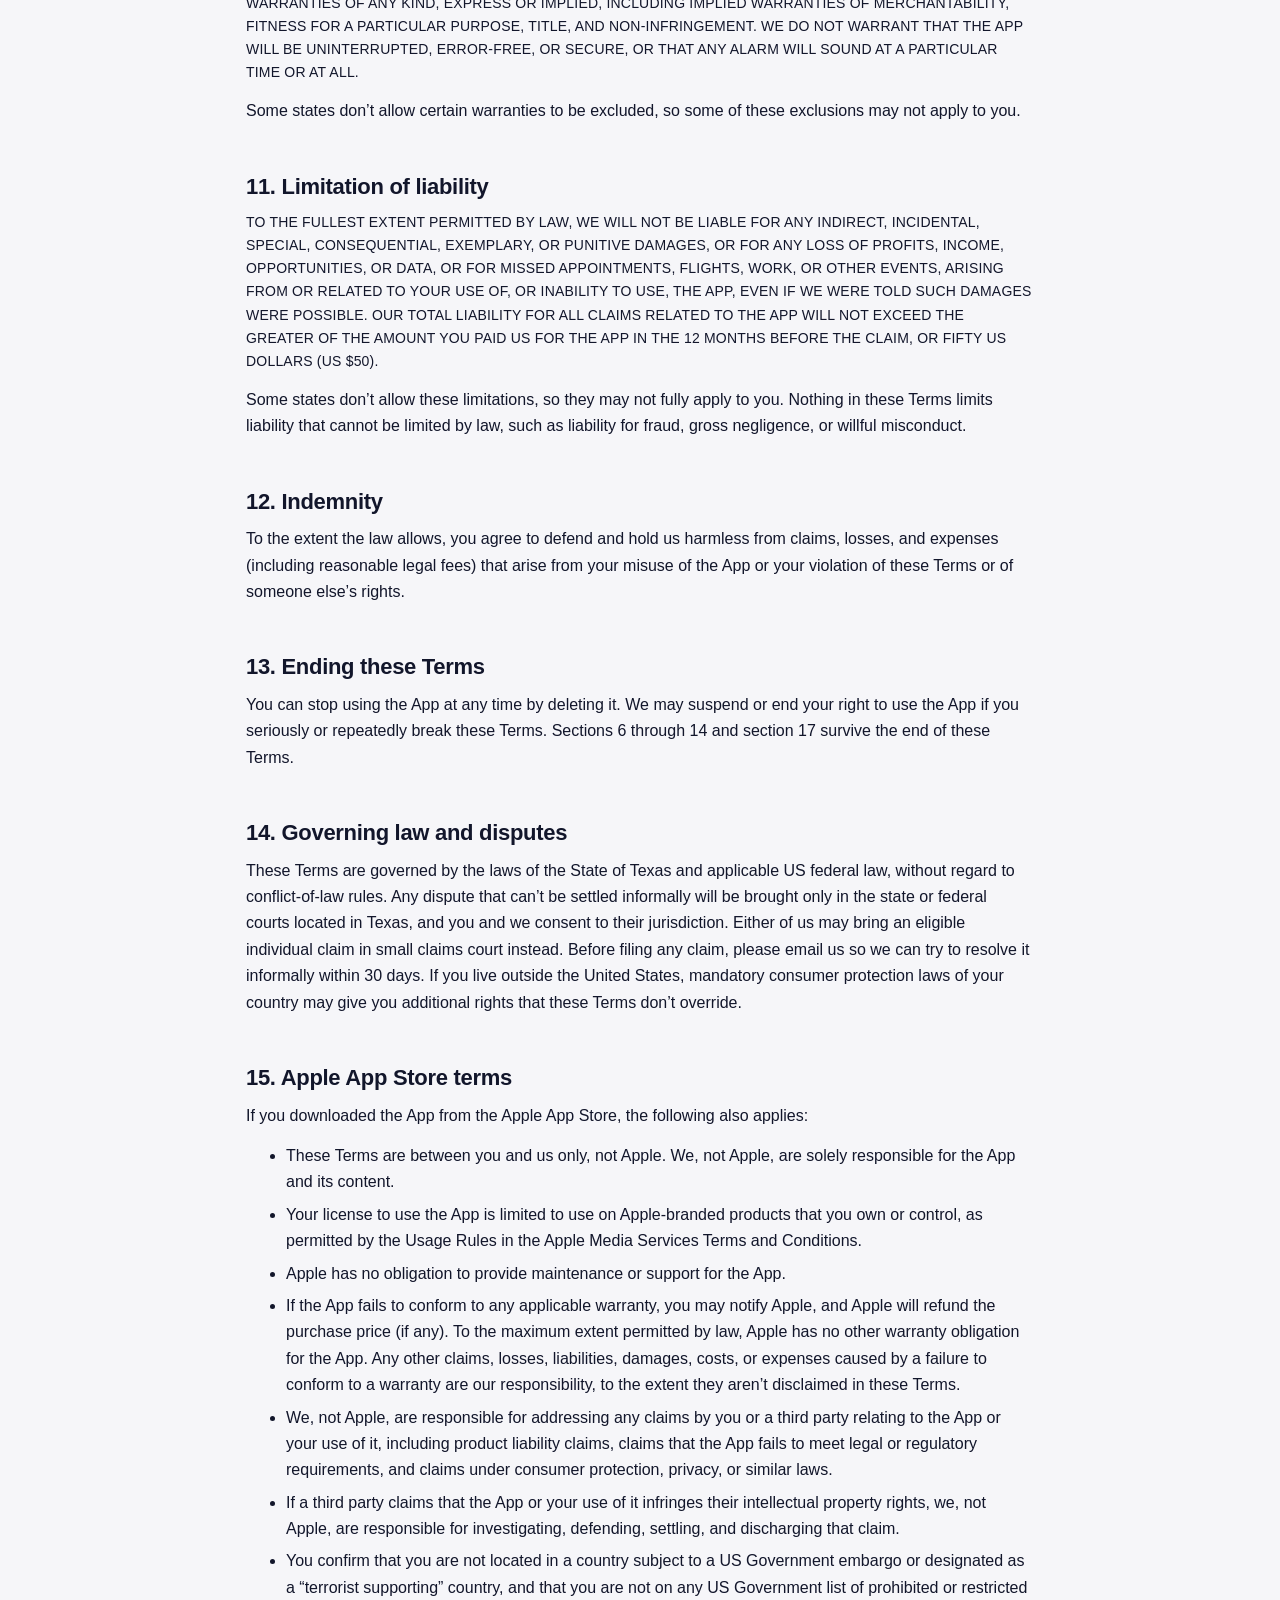
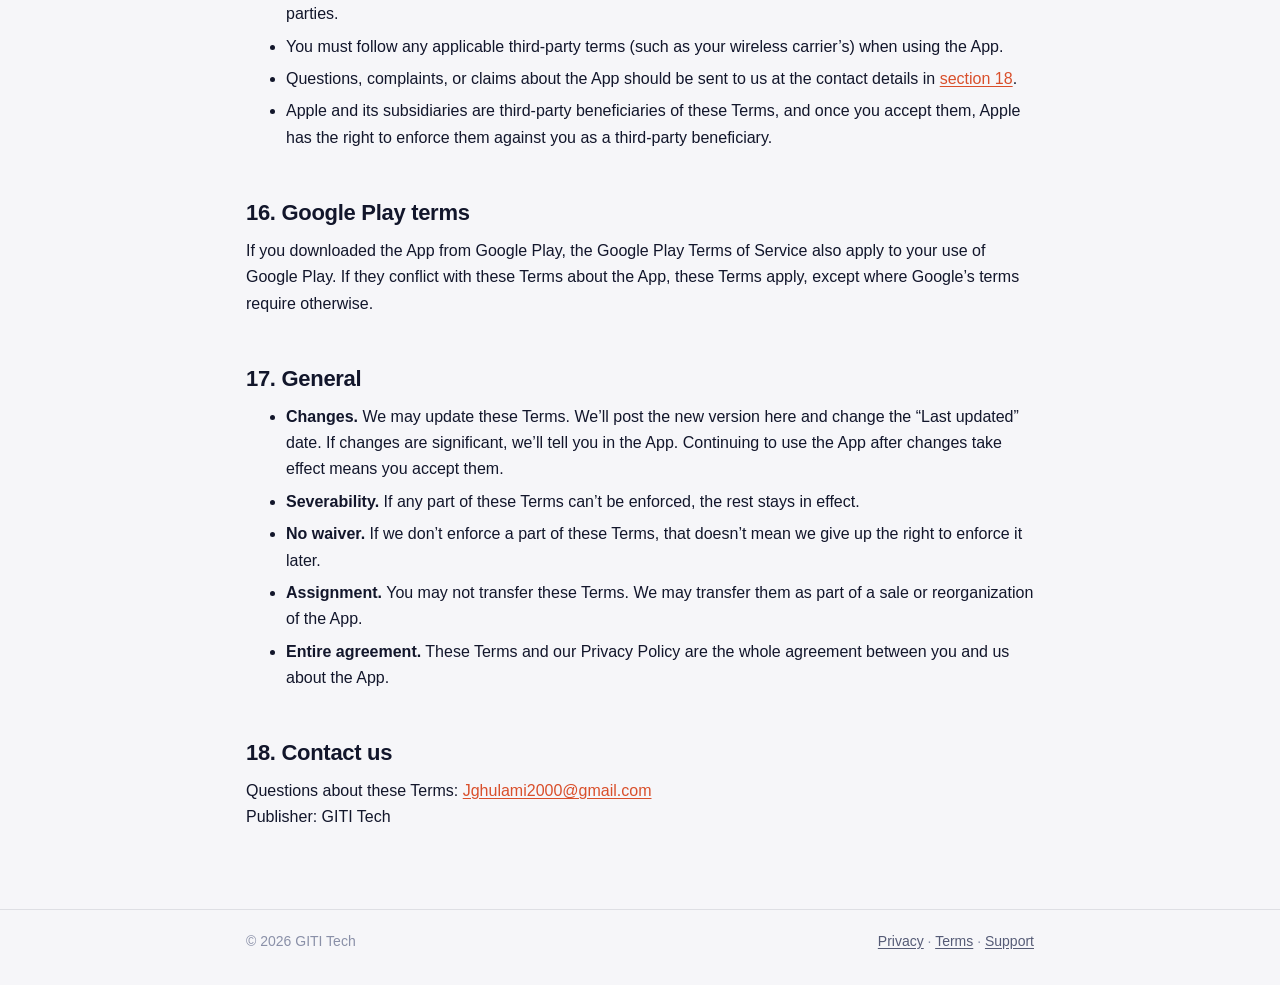
<file: terms.html>
<!doctype html>
<html lang="en">
<head>
  <meta charset="utf-8">
  <meta name="viewport" content="width=device-width, initial-scale=1">
  <title>Terms of Use · WaykBolt</title>
  <meta name="description" content="The terms for using the WaykBolt alarm app.">
  <link rel="icon" href="favicon.png">
  <link rel="stylesheet" href="style.css">
</head>
<body>
  <header class="site-header">
    <div class="inner">
      <a class="brand" href="./"><img src="icon.png" alt="">WaykBolt</a>
      <nav class="site-nav" aria-label="Site">
        <a href="privacy.html">Privacy</a>
        <a href="terms.html" aria-current="page">Terms</a>
        <a href="support.html">Support</a>
      </nav>
    </div>
  </header>

  <main>
    <h1>Terms of Use</h1>
    <p class="meta">Effective date: October 5, 2026 · Last updated: October 5, 2026</p>

    <p>These Terms of Use (“Terms”) are an agreement between you and GITI Tech (“we,” “us,” or “our”) about your use of the WaykBolt alarm clock app (the “App”). By downloading or using the App, you agree to these Terms. If you don’t agree, please don’t use the App. Our <a href="privacy.html">Privacy Policy</a> explains how the App handles information.</p>

    <div class="callout">
      <strong>Two things to know up front:</strong> WaykBolt is designed to be hard to ignore, but no phone alarm is guaranteed to ring (see <a href="#reliability">section 3</a>). And some missions ask you to move around half-awake, so please do them safely (see <a href="#safety">section 4</a>).
    </div>

    <nav class="toc" aria-label="Contents">
      <strong>Contents</strong>
      <ol>
        <li><a href="#eligibility">Who can use the App</a></li>
        <li><a href="#license">Your license to use the App</a></li>
        <li><a href="#reliability">Alarms are not guaranteed</a></li>
        <li><a href="#safety">Missions and your safety</a></li>
        <li><a href="#camera">Camera missions</a></li>
        <li><a href="#acceptable-use">Acceptable use</a></li>
        <li><a href="#ip">Ownership</a></li>
        <li><a href="#third-party">Third-party services</a></li>
        <li><a href="#purchases">Purchases</a></li>
        <li><a href="#disclaimer">Disclaimer of warranties</a></li>
        <li><a href="#liability">Limitation of liability</a></li>
        <li><a href="#indemnity">Indemnity</a></li>
        <li><a href="#termination">Ending these Terms</a></li>
        <li><a href="#law">Governing law and disputes</a></li>
        <li><a href="#apple">Apple App Store terms</a></li>
        <li><a href="#google">Google Play terms</a></li>
        <li><a href="#general">General</a></li>
        <li><a href="#contact">Contact us</a></li>
      </ol>
    </nav>

    <h2 id="eligibility">1. Who can use the App</h2>
    <p>You must be at least 13 years old to use the App. If you are under 18, you must have permission from a parent or legal guardian, who agrees to these Terms on your behalf.</p>

    <h2 id="license">2. Your license to use the App</h2>
    <p>We give you a personal, limited, non-exclusive, non-transferable, revocable license to install and use the App on devices you own or control, for your own non-commercial use, in line with these Terms and the rules of the app store you got it from. You may not:</p>
    <ul>
      <li>copy, modify, or create derivative works of the App, except as the law allows;</li>
      <li>sell, rent, lend, sublicense, or redistribute the App;</li>
      <li>reverse engineer, decompile, or try to extract the App’s source code, except where the law specifically allows it; or</li>
      <li>remove or change any copyright, trademark, or other notices in the App.</li>
    </ul>

    <h2 id="reliability">3. Alarms are not guaranteed</h2>
    <p>We work hard to make alarms ring on time, but whether an alarm sounds depends on things we don’t control, including your device’s settings, operating system, battery and power-saving features, Silent or Do Not Disturb modes, Focus modes, volume levels, permissions you grant or revoke, device restarts, low battery, software updates, and hardware problems.</p>
    <p><strong>Do not rely on WaykBolt as your only alarm when oversleeping could cause harm or serious loss,</strong> such as taking medication, caring for others, catching a flight, starting a work shift, or attending an exam, interview, or court date. For those, set a second alarm with another device or app. Use the App’s test alarm to check that alarms ring on your device with your settings, and test again after you change settings or update your phone.</p>

    <h2 id="safety">4. Missions and your safety</h2>
    <p>Some missions ask you to walk, do squats, shake your phone, or go to another room right after waking, when you may be drowsy and it may be dark.</p>
    <ul>
      <li>Turn on a light, watch for stairs, pets, and obstacles, and move at a pace that is safe for you.</li>
      <li>Hold your phone securely when shaking it, and keep clear of people and hard objects.</li>
      <li>Don’t choose a physical mission if you have a medical condition, injury, pregnancy, or balance problem that makes it unsafe. Ask your doctor if you’re unsure. Stop right away if you feel pain, dizziness, or shortness of breath.</li>
      <li>The App is not a medical, fitness, or sleep-treatment product and doesn’t give medical advice. Step and squat counts are estimates.</li>
      <li>You can switch to an easier backup mission if one isn’t working for you.</li>
    </ul>
    <p>You choose which missions to use and are responsible for doing them safely. To the fullest extent the law allows, you take on the risks of doing physical activity with the App.</p>

    <h2 id="camera">5. Camera missions</h2>
    <p>Only scan or photograph things you have the right to photograph. Don’t photograph other people without their permission, and don’t use the camera missions to capture anything illegal or private. Photo checking is automated and can make mistakes, for example rejecting a correct photo or accepting a wrong one. Its answers are only used to decide whether to stop your alarm.</p>

    <h2 id="acceptable-use">6. Acceptable use</h2>
    <p>You agree not to:</p>
    <ul>
      <li>use the App in a way that breaks any law or someone else’s rights;</li>
      <li>interfere with, overload, probe, or try to gain unauthorized access to the App or the services that support it, including the photo checking service;</li>
      <li>send anything to the photo checking service other than photos taken for a mission, or use it outside the App; or</li>
      <li>use the App to harass or harm anyone.</li>
    </ul>

    <h2 id="ip">7. Ownership</h2>
    <p>The App, including its design, text, graphics, icon, alarm sounds, and code, is owned by us or our licensors and is protected by intellectual property laws. “WaykBolt” and the WaykBolt logo are our trademarks. Some parts of the App are open-source software provided under their own licenses, which also apply to those parts. Scripture passages in the App are from the King James Version, which is in the public domain in the United States. We keep all rights not expressly given to you in these Terms.</p>
    <p>If you send us feedback or suggestions, we may use them without any obligation to you.</p>

    <h2 id="third-party">8. Third-party services</h2>
    <p>The App relies on services from other companies, such as Apple and Google (app stores and device operating systems) and Anthropic (automated photo checking, when it’s turned on). Their terms and privacy policies apply to their services, and we aren’t responsible for them.</p>

    <h2 id="purchases">9. Purchases</h2>
    <p>The App is currently free. If we offer paid features or subscriptions in the future, they will be sold through the Apple App Store or Google Play. Payment, renewal, cancellation, and refunds will then be handled by that store under its rules, and we’ll show the price and terms in the App before you buy.</p>

    <h2 id="disclaimer">10. Disclaimer of warranties</h2>
    <p class="caps">To the fullest extent permitted by law, the App is provided “as is” and “as available,” without warranties of any kind, express or implied, including implied warranties of merchantability, fitness for a particular purpose, title, and non-infringement. We do not warrant that the App will be uninterrupted, error-free, or secure, or that any alarm will sound at a particular time or at all.</p>
    <p>Some states don’t allow certain warranties to be excluded, so some of these exclusions may not apply to you.</p>

    <h2 id="liability">11. Limitation of liability</h2>
    <p class="caps">To the fullest extent permitted by law, we will not be liable for any indirect, incidental, special, consequential, exemplary, or punitive damages, or for any loss of profits, income, opportunities, or data, or for missed appointments, flights, work, or other events, arising from or related to your use of, or inability to use, the App, even if we were told such damages were possible. Our total liability for all claims related to the App will not exceed the greater of the amount you paid us for the App in the 12 months before the claim, or fifty US dollars (US $50).</p>
    <p>Some states don’t allow these limitations, so they may not fully apply to you. Nothing in these Terms limits liability that cannot be limited by law, such as liability for fraud, gross negligence, or willful misconduct.</p>

    <h2 id="indemnity">12. Indemnity</h2>
    <p>To the extent the law allows, you agree to defend and hold us harmless from claims, losses, and expenses (including reasonable legal fees) that arise from your misuse of the App or your violation of these Terms or of someone else’s rights.</p>

    <h2 id="termination">13. Ending these Terms</h2>
    <p>You can stop using the App at any time by deleting it. We may suspend or end your right to use the App if you seriously or repeatedly break these Terms. Sections 6 through 14 and section 17 survive the end of these Terms.</p>

    <h2 id="law">14. Governing law and disputes</h2>
    <p>These Terms are governed by the laws of the State of Texas and applicable US federal law, without regard to conflict-of-law rules. Any dispute that can’t be settled informally will be brought only in the state or federal courts located in Texas, and you and we consent to their jurisdiction. Either of us may bring an eligible individual claim in small claims court instead. Before filing any claim, please email us so we can try to resolve it informally within 30 days. If you live outside the United States, mandatory consumer protection laws of your country may give you additional rights that these Terms don’t override.</p>

    <h2 id="apple">15. Apple App Store terms</h2>
    <p>If you downloaded the App from the Apple App Store, the following also applies:</p>
    <ul>
      <li>These Terms are between you and us only, not Apple. We, not Apple, are solely responsible for the App and its content.</li>
      <li>Your license to use the App is limited to use on Apple-branded products that you own or control, as permitted by the Usage Rules in the Apple Media Services Terms and Conditions.</li>
      <li>Apple has no obligation to provide maintenance or support for the App.</li>
      <li>If the App fails to conform to any applicable warranty, you may notify Apple, and Apple will refund the purchase price (if any). To the maximum extent permitted by law, Apple has no other warranty obligation for the App. Any other claims, losses, liabilities, damages, costs, or expenses caused by a failure to conform to a warranty are our responsibility, to the extent they aren’t disclaimed in these Terms.</li>
      <li>We, not Apple, are responsible for addressing any claims by you or a third party relating to the App or your use of it, including product liability claims, claims that the App fails to meet legal or regulatory requirements, and claims under consumer protection, privacy, or similar laws.</li>
      <li>If a third party claims that the App or your use of it infringes their intellectual property rights, we, not Apple, are responsible for investigating, defending, settling, and discharging that claim.</li>
      <li>You confirm that you are not located in a country subject to a US Government embargo or designated as a “terrorist supporting” country, and that you are not on any US Government list of prohibited or restricted parties.</li>
      <li>You must follow any applicable third-party terms (such as your wireless carrier’s) when using the App.</li>
      <li>Questions, complaints, or claims about the App should be sent to us at the contact details in <a href="#contact">section 18</a>.</li>
      <li>Apple and its subsidiaries are third-party beneficiaries of these Terms, and once you accept them, Apple has the right to enforce them against you as a third-party beneficiary.</li>
    </ul>

    <h2 id="google">16. Google Play terms</h2>
    <p>If you downloaded the App from Google Play, the Google Play Terms of Service also apply to your use of Google Play. If they conflict with these Terms about the App, these Terms apply, except where Google’s terms require otherwise.</p>

    <h2 id="general">17. General</h2>
    <ul>
      <li><strong>Changes.</strong> We may update these Terms. We’ll post the new version here and change the “Last updated” date. If changes are significant, we’ll tell you in the App. Continuing to use the App after changes take effect means you accept them.</li>
      <li><strong>Severability.</strong> If any part of these Terms can’t be enforced, the rest stays in effect.</li>
      <li><strong>No waiver.</strong> If we don’t enforce a part of these Terms, that doesn’t mean we give up the right to enforce it later.</li>
      <li><strong>Assignment.</strong> You may not transfer these Terms. We may transfer them as part of a sale or reorganization of the App.</li>
      <li><strong>Entire agreement.</strong> These Terms and our Privacy Policy are the whole agreement between you and us about the App.</li>
    </ul>

    <h2 id="contact">18. Contact us</h2>
    <p>Questions about these Terms: <a href="mailto:Jghulami2000@gmail.com">Jghulami2000@gmail.com</a><br>
    Publisher: GITI Tech</p>
  </main>

  <footer class="site-footer">
    <div class="inner">
      <span>© 2026 GITI Tech</span>
      <span><a href="privacy.html">Privacy</a> · <a href="terms.html">Terms</a> · <a href="support.html">Support</a></span>
    </div>
  </footer>
</body>
</html>
</file>
<file: style.css>
/* WaykBolt legal & support pages. System fonts only, so the pages load no
   third-party resources (a privacy page shouldn't ping a font CDN). */

:root {
  --bg: #f6f6f9;
  --surface: #ffffff;
  --text: #12162b;
  --muted: #555b76;
  --faint: #8a90a8;
  --border: rgba(16, 20, 44, 0.1);
  --accent: #d94f2b;
  --accent-soft: rgba(242, 96, 60, 0.1);
  --mark: #fff1b8;
  --mark-text: #4a3500;
  color-scheme: light;
}

@media (prefers-color-scheme: dark) {
  :root:not([data-theme="light"]) {
    --bg: #0b0f1e;
    --surface: #151a2e;
    --text: #f2efe9;
    --muted: #a6acc3;
    --faint: #737995;
    --border: rgba(255, 255, 255, 0.09);
    --accent: #ff8a6b;
    --accent-soft: rgba(255, 122, 89, 0.14);
    --mark: #5a4a12;
    --mark-text: #ffe9a8;
    color-scheme: dark;
  }
}

* { box-sizing: border-box; }

html { -webkit-text-size-adjust: 100%; }

body {
  margin: 0;
  background: var(--bg);
  color: var(--text);
  font: 16px/1.65 -apple-system, BlinkMacSystemFont, "Segoe UI", Roboto, "Helvetica Neue", Arial, sans-serif;
}

a { color: var(--accent); text-underline-offset: 2px; }
a:hover { text-decoration-thickness: 2px; }

.site-header {
  border-bottom: 1px solid var(--border);
  background: var(--surface);
}

.site-header .inner {
  max-width: 820px;
  margin: 0 auto;
  padding: 14px 16px;
  display: flex;
  align-items: center;
  justify-content: space-between;
  gap: 12px;
  flex-wrap: wrap;
}

.brand {
  display: flex;
  align-items: center;
  gap: 10px;
  font-weight: 800;
  font-size: 18px;
  color: var(--text);
  text-decoration: none;
  letter-spacing: -0.3px;
}

.brand img { width: 32px; height: 32px; border-radius: 8px; }

.site-nav { display: flex; gap: 18px; flex-wrap: wrap; font-size: 15px; }
.site-nav a { color: var(--muted); text-decoration: none; }
.site-nav a[aria-current="page"], .site-nav a:hover { color: var(--text); }

main {
  max-width: 820px;
  margin: 0 auto;
  padding: 32px 16px 64px;
}

h1 { font-size: 34px; line-height: 1.2; letter-spacing: -0.8px; margin: 0 0 6px; }
h2 { font-size: 22px; line-height: 1.3; letter-spacing: -0.3px; margin: 40px 0 10px; padding-top: 8px; }
h3 { font-size: 17px; margin: 24px 0 6px; }

p, ul, ol { margin: 0 0 14px; }
li { margin-bottom: 6px; }

.meta { color: var(--muted); margin-bottom: 24px; }

.summary {
  background: var(--surface);
  border: 1px solid var(--border);
  border-radius: 16px;
  padding: 18px 20px;
  margin: 24px 0;
}

.summary h2 { margin-top: 0; padding-top: 0; font-size: 18px; }
.summary ul { margin-bottom: 0; }

.callout {
  background: var(--accent-soft);
  border-radius: 14px;
  padding: 14px 18px;
  margin: 18px 0;
}

.toc {
  background: var(--surface);
  border: 1px solid var(--border);
  border-radius: 16px;
  padding: 16px 20px;
  margin: 24px 0;
  font-size: 15px;
}

.toc ol { margin: 6px 0 0; padding-left: 22px; columns: 2 240px; column-gap: 28px; }

table {
  width: 100%;
  border-collapse: collapse;
  margin: 12px 0 18px;
  font-size: 15px;
  display: block;
  overflow-x: auto;
}

th, td { text-align: left; vertical-align: top; padding: 10px 12px; border-bottom: 1px solid var(--border); }
th { color: var(--muted); font-weight: 600; white-space: nowrap; }
td:first-child { font-weight: 600; min-width: 140px; }

.caps { text-transform: uppercase; font-size: 14px; letter-spacing: 0.2px; }

/* Placeholders the publisher must fill in before going live. */
mark.fill {
  background: var(--mark);
  color: var(--mark-text);
  padding: 0 4px;
  border-radius: 4px;
  font-weight: 600;
}

.site-footer {
  border-top: 1px solid var(--border);
  color: var(--faint);
  font-size: 14px;
}

.site-footer .inner {
  max-width: 820px;
  margin: 0 auto;
  padding: 20px 16px 32px;
  display: flex;
  gap: 18px;
  flex-wrap: wrap;
  justify-content: space-between;
}

.site-footer a { color: var(--muted); }

/* Home page */
.hero { text-align: center; padding: 24px 0 8px; }
.hero img { width: 112px; height: 112px; border-radius: 26px; box-shadow: 0 10px 30px rgba(0, 0, 0, 0.18); }
.hero h1 { font-size: 42px; margin-top: 18px; }
.hero p { color: var(--muted); font-size: 18px; max-width: 520px; margin: 0 auto 8px; }

.cards { display: grid; grid-template-columns: repeat(auto-fit, minmax(220px, 1fr)); gap: 14px; margin: 32px 0; }
.card {
  background: var(--surface);
  border: 1px solid var(--border);
  border-radius: 16px;
  padding: 18px;
  color: var(--text);
  text-decoration: none;
}
.card strong { display: block; font-size: 17px; margin-bottom: 4px; }
.card span { color: var(--muted); font-size: 15px; }
a.card:hover { border-color: var(--accent); }

.features { padding-left: 20px; }

@media (max-width: 560px) {
  h1 { font-size: 28px; }
  .hero h1 { font-size: 34px; }
  h2 { font-size: 20px; }
}

/* Phones: stack table rows into cards instead of scrolling sideways. */
@media (max-width: 560px) {
  table, thead, tbody, tr, td { display: block; width: 100%; }
  thead { position: absolute; width: 1px; height: 1px; overflow: hidden; clip: rect(0 0 0 0); }
  tr { background: var(--surface); border: 1px solid var(--border); border-radius: 14px; padding: 6px 14px; margin-bottom: 12px; }
  td { border: 0; padding: 6px 0; min-width: 0; }
  td:first-child { font-size: 17px; }
  td:not(:first-child)::before {
    content: attr(data-label);
    display: block;
    color: var(--muted);
    font-size: 13px;
    font-weight: 600;
  }
}

.hero .kicker {
  color: var(--accent);
  font-weight: 700;
  font-size: 15px;
  letter-spacing: 1.4px;
  text-transform: uppercase;
  margin: -2px auto 12px;
}
</file>
